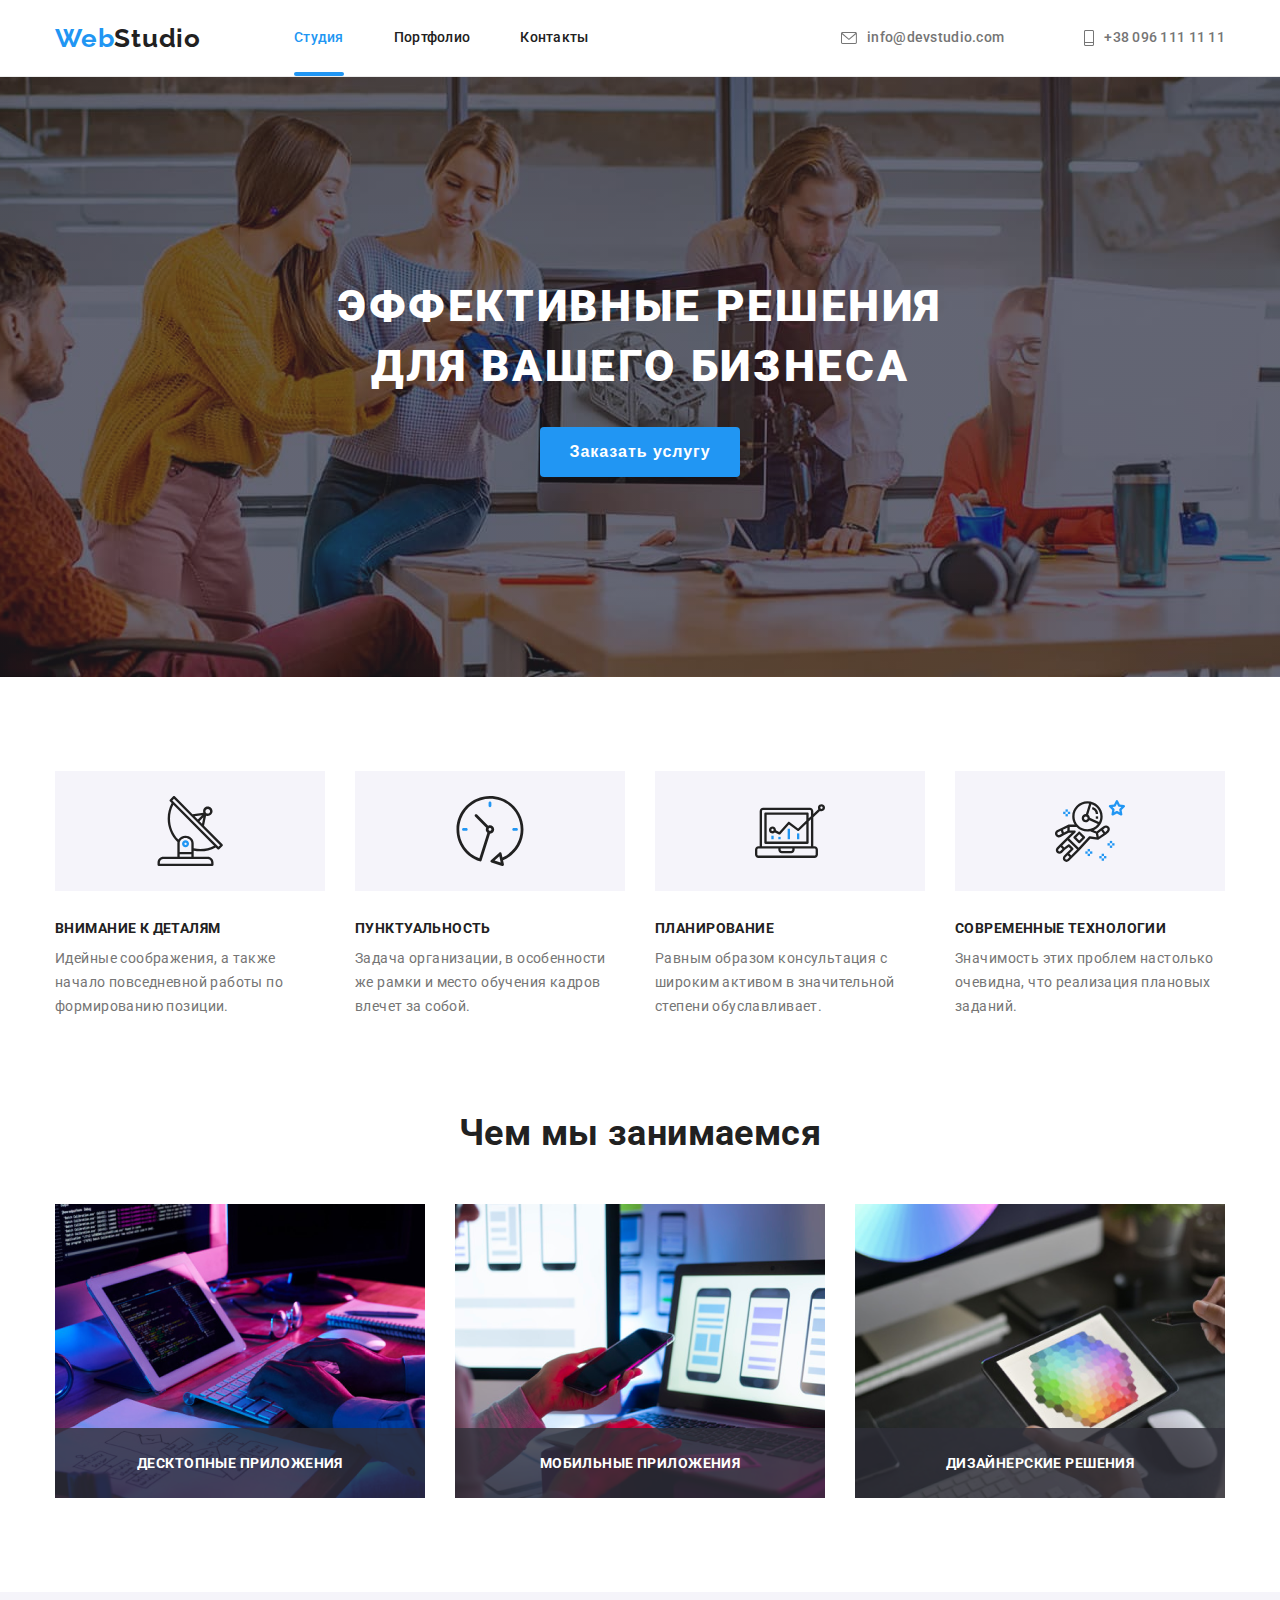
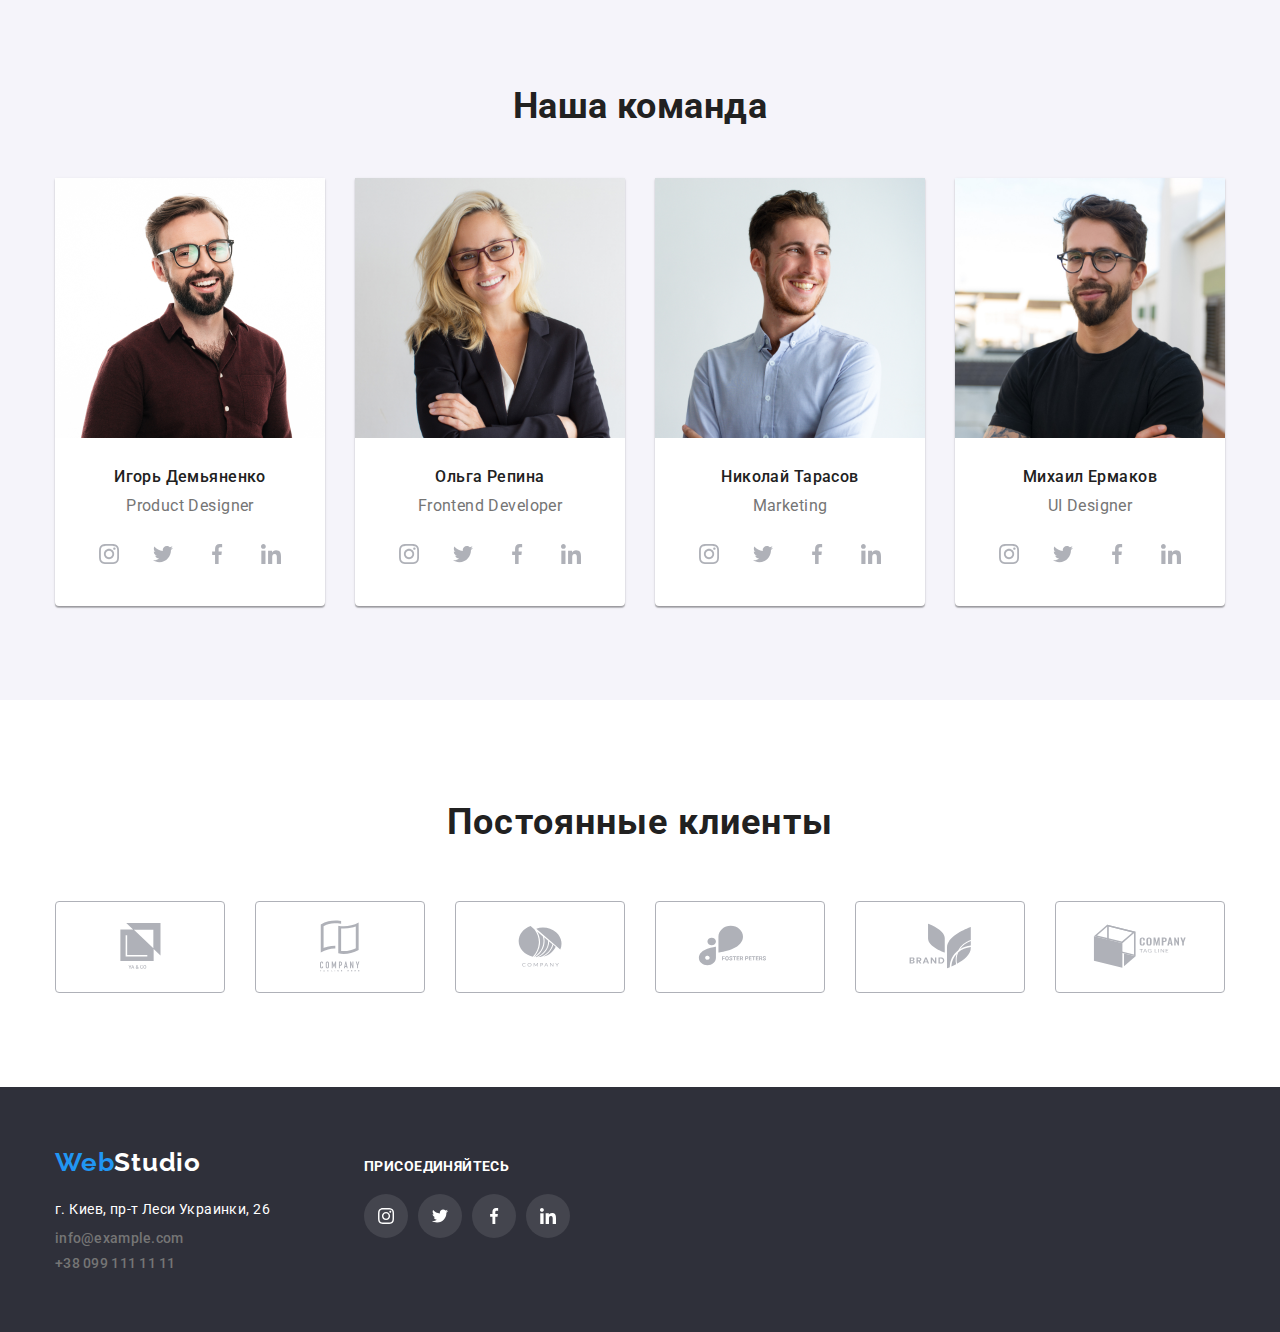
<file: index.html>
<!DOCTYPE html>
<html lang="ru">

<head>
    <meta charset="UTF-8">
    <meta http-equiv="X-UA-Compatible" content="IE=edge">
    <meta name="viewport" content="width=device-width, initial-scale=1.0">
    <link
        href="https://fonts.googleapis.com/css2?family=Montserrat&family=Poppins:wght@400;700;900&family=Raleway:wght@400;500;700;900&family=Roboto:wght@400;500;700;900&display=swap"
        rel="stylesheet">
    <link rel="stylesheet" href="https://cdnjs.cloudflare.com/ajax/libs/modern-normalize/1.1.0/modern-normalize.min.css"
        integrity="sha512-wpPYUAdjBVSE4KJnH1VR1HeZfpl1ub8YT/NKx4PuQ5NmX2tKuGu6U/JRp5y+Y8XG2tV+wKQpNHVUX03MfMFn9Q=="
        crossorigin="anonymous" referrerpolicy="no-referrer" />
    <link rel="stylesheet" href="./css/style.css">
    <title>Studia</title>
</head>

<body>

    <header class="header-container">
        <div class="container main-nav">
            <nav class="logo main-nav">
                <a class="link-logo" href="#"><span class="logo-accent">Web</span>Studio</a>

                <ul class="site-nav">
                    <li class="logo-item">
                        <a class="link-nav current-tab" href="index.html"><span class="current">Студия</span></a>
                    </li>
                    <li class="logo-item">
                        <a class="link-nav nav-item" href="portfolio.html">Портфолио</a>
                    </li>
                    <li class="logo-item site-item">
                        <a class="link-nav nav-item" href="#">Контакты</a>
                    </li>
                </ul>
            </nav>

            <ul class="auth-nav">
                <li class="logo-item auth-item">
                    <a class="header-address">
                        <svg class="icon-email" width="16" height="12">
                            <use href="images/svg-sprite.svg#icon-mail"></use>
                        </svg>
                        info@devstudio.com
                    </a>
                </li>
                <li class="logo-item auth-item">
                    <a class="header-address" href="tel:+380961111111">
                        <svg class="icon-tel" width="10" height="16">
                            <use href="images/svg-sprite.svg#icon-tel"></use>
                        </svg>
                        +38 096 111 11 11
                    </a>
                </li>
            </ul>
        </div>
    </header>

    <main class="main-container">
        <section class="section-container">
            <h1 class="section-title">Эффективные решения для вашего бизнеса</h1>
            <button data-modal-open class="section-btn" type="button"><span class="btn-text">Заказать
                    услугу</span></button>

        </section>

        <section class="section">
            <div class="container">
                <h2 class="visually-hidden">Блок 2</h2>

                <ul class="description">
                    <li class="description-list icon-group">
                        <div class="descritpion-block">
                            <svg class="description-icon" width="70" height="70">
                                <use href="images/svg-sprite.svg#icon-Group1"></use>
                            </svg>
                        </div>
                        <h3 class="description-title">Внимание к деталям</h3>
                        <p class="description-text">Идейные соображения, а также начало повседневной работы по
                            формированию
                            позиции.</p>
                    </li>

                    <li class="description-list icon-oclock">
                        <div class="descritpion-block">
                            <svg class="description-icon" width="70" height="70">
                                <use href="images/svg-sprite.svg#icon-clock2"></use>
                            </svg>
                        </div>
                        <h3 class="description-title">Пунктуальность</h3>
                        <p class="description-text">Задача организации, в особенности же рамки и место обучения кадров
                            влечет за собой.</p>
                    </li>

                    <li class="description-list icon-diagram">
                        <div class="descritpion-block">
                            <svg class="description-icon" width="70" height="70">
                                <use href="images/svg-sprite.svg#icon-diagram3"></use>
                            </svg>
                        </div>
                        <h3 class="description-title">Планирование</h3>
                        <p class="description-text">Равным образом консультация с широким активом в значительной степени
                            обуславливает.</p>
                    </li>

                    <li class="description-list icon-astranavt">
                        <div class="descritpion-block">
                            <svg class="description-icon" width="70" height="70">
                                <use href="images/svg-sprite.svg#icon-astronaut4"></use>
                            </svg>
                        </div>
                        <h3 class="description-title">Современные технологии</h3>
                        <p class="description-text">Значимость этих проблем настолько очевидна, что реализация плановых
                            заданий.</p>
                    </li>
                </ul>
            </div>
        </section>

        <section class="section section-doing">
            <div class="container">
                <h2 class="section-heading header">Чем мы занимаемся</h2>
                <ul class="list-container">
                    <li class="img-list">
                        <img src="images/img(1).jpg" alt="img1" width="370">
                        <p class="doing-text">Десктопные приложения</p>
                    </li>

                    <li class="img-list">
                        <img src="images/img(2).jpg" alt="img2" width="370">
                        <p class="doing-text">Мобильные приложения</p>
                    </li>

                    <li class="img-list">
                        <img src="images/img(3).jpg" alt="img3" width="370">
                        <p class="doing-text">Дизайнерские решения</p>
                    </li>
                </ul>
            </div>
        </section>

        <section class="our-team section">

            <div class="container">
                <h2 class="team-heading">Наша команда</h2>
                <ul class="team-container">
                    <li class="team-list">
                        <img class="team-img" src="images/img(5).jpg" alt="photo5" width="270">
                        <h3 class="team-header">Игорь Демьяненко</h3>
                        <p class="team-text">Product Designer</p>

                        <ul class="actions-icon">
                            <li class="icon-item">
                                <a class="icon-link">
                                    <svg class="icon-svg">
                                        <use href="images/svg-sprite.svg#icon-instagram"></use>
                                    </svg>
                                </a>
                            </li>

                            <li class="icon-item">
                                <a class="icon-link">
                                    <svg class="icon-svg">
                                        <use href="images/svg-sprite.svg#icon-twitter"></use>
                                    </svg>
                                </a>
                            </li>

                            <li class="icon-item">
                                <a class="icon-link">
                                    <svg class="icon-svg">
                                        <use href="images/svg-sprite.svg#icon-facebook"></use>
                                    </svg>
                                </a>
                            </li>

                            <li class="icon-item">
                                <a class="icon-link">
                                    <svg class="icon-svg">
                                        <use href="images/svg-sprite.svg#icon-linkedin"></use>
                                    </svg>
                                </a>
                            </li>
                        </ul>
                    </li>


                    <li class="team-list">
                        <img class="team-img" src="images/img(6).jpg" alt="photo6" width="270">
                        <h3 class="team-header">Ольга Репина</h3>
                        <p class="team-text">Frontend Developer</p>

                        <ul class="actions-icon">
                            <li class="icon-item">
                                <a class="icon-link">
                                    <svg class="icon-svg">
                                        <use href="images/svg-sprite.svg#icon-instagram"></use>
                                    </svg>
                                </a>
                            </li>

                            <li class="icon-item">
                                <a class="icon-link">
                                    <svg class="icon-svg">
                                        <use href="images/svg-sprite.svg#icon-twitter"></use>
                                    </svg>
                                </a>
                            </li>

                            <li class="icon-item">
                                <a class="icon-link">
                                    <svg class="icon-svg">
                                        <use href="images/svg-sprite.svg#icon-facebook"></use>
                                    </svg>
                                </a>
                            </li>

                            <li class="icon-item">
                                <a class="icon-link">
                                    <svg class="icon-svg">
                                        <use href="images/svg-sprite.svg#icon-linkedin"></use>
                                    </svg>
                                </a>
                            </li>
                        </ul>
                    </li>


                    <li class="team-list">
                        <img class="team-img" src="images/img(7).jpg" alt="photo7" width="270">
                        <h3 class="team-header">Николай Тарасов</h3>
                        <p class="team-text">Marketing</p>
                        <ul class="actions-icon">
                            <li class="icon-item">
                                <a class="icon-link">
                                    <svg class="icon-svg">
                                        <use href="images/svg-sprite.svg#icon-instagram"></use>
                                    </svg>
                                </a>
                            </li>

                            <li class="icon-item">
                                <a class="icon-link">
                                    <svg class="icon-svg">
                                        <use href="images/svg-sprite.svg#icon-twitter"></use>
                                    </svg>
                                </a>
                            </li>

                            <li class="icon-item">
                                <a class="icon-link">
                                    <svg class="icon-svg">
                                        <use href="images/svg-sprite.svg#icon-facebook"></use>
                                    </svg>
                                </a>
                            </li>

                            <li class="icon-item">
                                <a class="icon-link">
                                    <svg class="icon-svg">
                                        <use href="images/svg-sprite.svg#icon-linkedin"></use>
                                    </svg>
                                </a>
                            </li>
                        </ul>

                    </li>

                    <li class="team-list">
                        <img class="team-img" src="images/img(8).jpg" alt="photo8" width="270">
                        <h3 class="team-header">Михаил Ермаков</h3>
                        <p class="team-text">UI Designer</p>
                        <ul class="actions-icon">
                            <li class="icon-item">
                                <a class="icon-link">
                                    <svg class="icon-svg">
                                        <use href="images/svg-sprite.svg#icon-instagram"></use>
                                    </svg>
                                </a>
                            </li>

                            <li class="icon-item">
                                <a class="icon-link">
                                    <svg class="icon-svg">
                                        <use href="images/svg-sprite.svg#icon-twitter"></use>
                                    </svg>
                                </a>
                            </li>

                            <li class="icon-item">
                                <a class="icon-link">
                                    <svg class="icon-svg">
                                        <use href="images/svg-sprite.svg#icon-facebook"></use>
                                    </svg>
                                </a>
                            </li>

                            <li class="icon-item">
                                <a class="icon-link">
                                    <svg class="icon-svg">
                                        <use href="images/svg-sprite.svg#icon-linkedin"></use>
                                    </svg>
                                </a>
                            </li>
                        </ul>
                    </li>
                </ul>
            </div>
        </section>

        <section class="section">
            <div class="container">
                <h2 class="clients-header">Постоянные клиенты</h2>

                <ul class="clients-list">
                    <li class="clients-item">
                        <a class="clients-link">
                            <svg class="clients-svg" width="41" height="46">
                                <use href="images/svg-sprite.svg#icon-group1"></use>
                            </svg>
                        </a>
                    </li>

                    <li class="clients-item">
                        <a class="clients-link">
                            <svg class="clients-svg" width="40" height="52">
                                <use href="images/svg-sprite.svg#icon-group2"></use>
                            </svg>
                        </a>
                    </li>

                    <li class="clients-item">
                        <a class="clients-link">
                            <svg class="clients-svg" width="44" height="42">
                                <use href="images/svg-sprite.svg#icon-group3"></use>
                            </svg>
                        </a>
                    </li>

                    <li class="clients-item">
                        <a class="clients-link">
                            <svg class="clients-svg" width="85" height="41">
                                <use href="images/svg-sprite.svg#icon-group4"></use>
                            </svg>
                        </a>
                    </li>

                    <li class="clients-item">
                        <a class="clients-link">
                            <svg class="clients-svg" width="63" height="46">
                                <use href="images/svg-sprite.svg#icon-group5"></use>
                            </svg>
                        </a>
                    </li>

                    <li class="clients-item">
                        <a class="clients-link">
                            <svg class="clients-svg" width="94" height="44">
                                <use href="images/svg-sprite.svg#icon-group6"></use>
                            </svg>
                        </a>
                    </li>

                </ul>
            </div>

        </section>


    </main>

    <footer class="footer">

        <div class="container foo-container">

            <div class="footer-box">
                <a class="link-logo link-accent" href="#"><span class="logo-accent">Web</span><span
                        class="footer-logo">Studio</span></a>

                <address class="footer-address">
                    <ul>
                        <li class="footer-list"><a class="footer-link" href="#">г. Киев, пр-т Леси Украинки, 26</a></li>
                        <li class="logo-item"><a class="logo-address address-link"
                                href="mailto:info@example.com">info@example.com</a>
                        </li>
                        <li class="logo-item footer-tel"><a class="logo-address" href="tel:+380991111111">+38 099 111 11
                                11</a></li>
                    </ul>
                </address>
            </div>

            <div class="footer-content">
                <p class="footer-paragraph">Присоединяйтесь</p>

                <ul class="footer-actions">
                    <li class="footer-icon">
                        <a class="links-icon">
                            <svg class="footer-svg">
                                <use href="images/svg-sprite.svg#icon-instagram"></use>
                            </svg>
                        </a>
                    </li>

                    <li class="footer-icon">
                        <a class="links-icon">
                            <svg class="footer-svg">
                                <use href="images/svg-sprite.svg#icon-twitter"></use>
                            </svg>
                        </a>
                    </li>

                    <li class="footer-icon">
                        <a class="links-icon">
                            <svg class="footer-svg">
                                <use href="images/svg-sprite.svg#icon-facebook"></use>
                            </svg>
                        </a>
                    </li>

                    <li class="footer-icon">
                        <a class="links-icon">
                            <svg class="footer-svg">
                                <use href="images/svg-sprite.svg#icon-linkedin"></use>
                            </svg>
                        </a>
                    </li>
                </ul>

            </div>

        </div>
    </footer>
    <div data-modal class="backdrop is-hidden">
        <div class="modal">
            <button data-modal-close class="modal-close">
                <svg class="svg-close" width="18" height="18">
                    <use href="images/svg-sprite.svg#icon-close"></use>
                </svg>
            </button>

        </div>
    </div>
    <script src="./js/modal.js"></script>
</body>

</html>
</file>
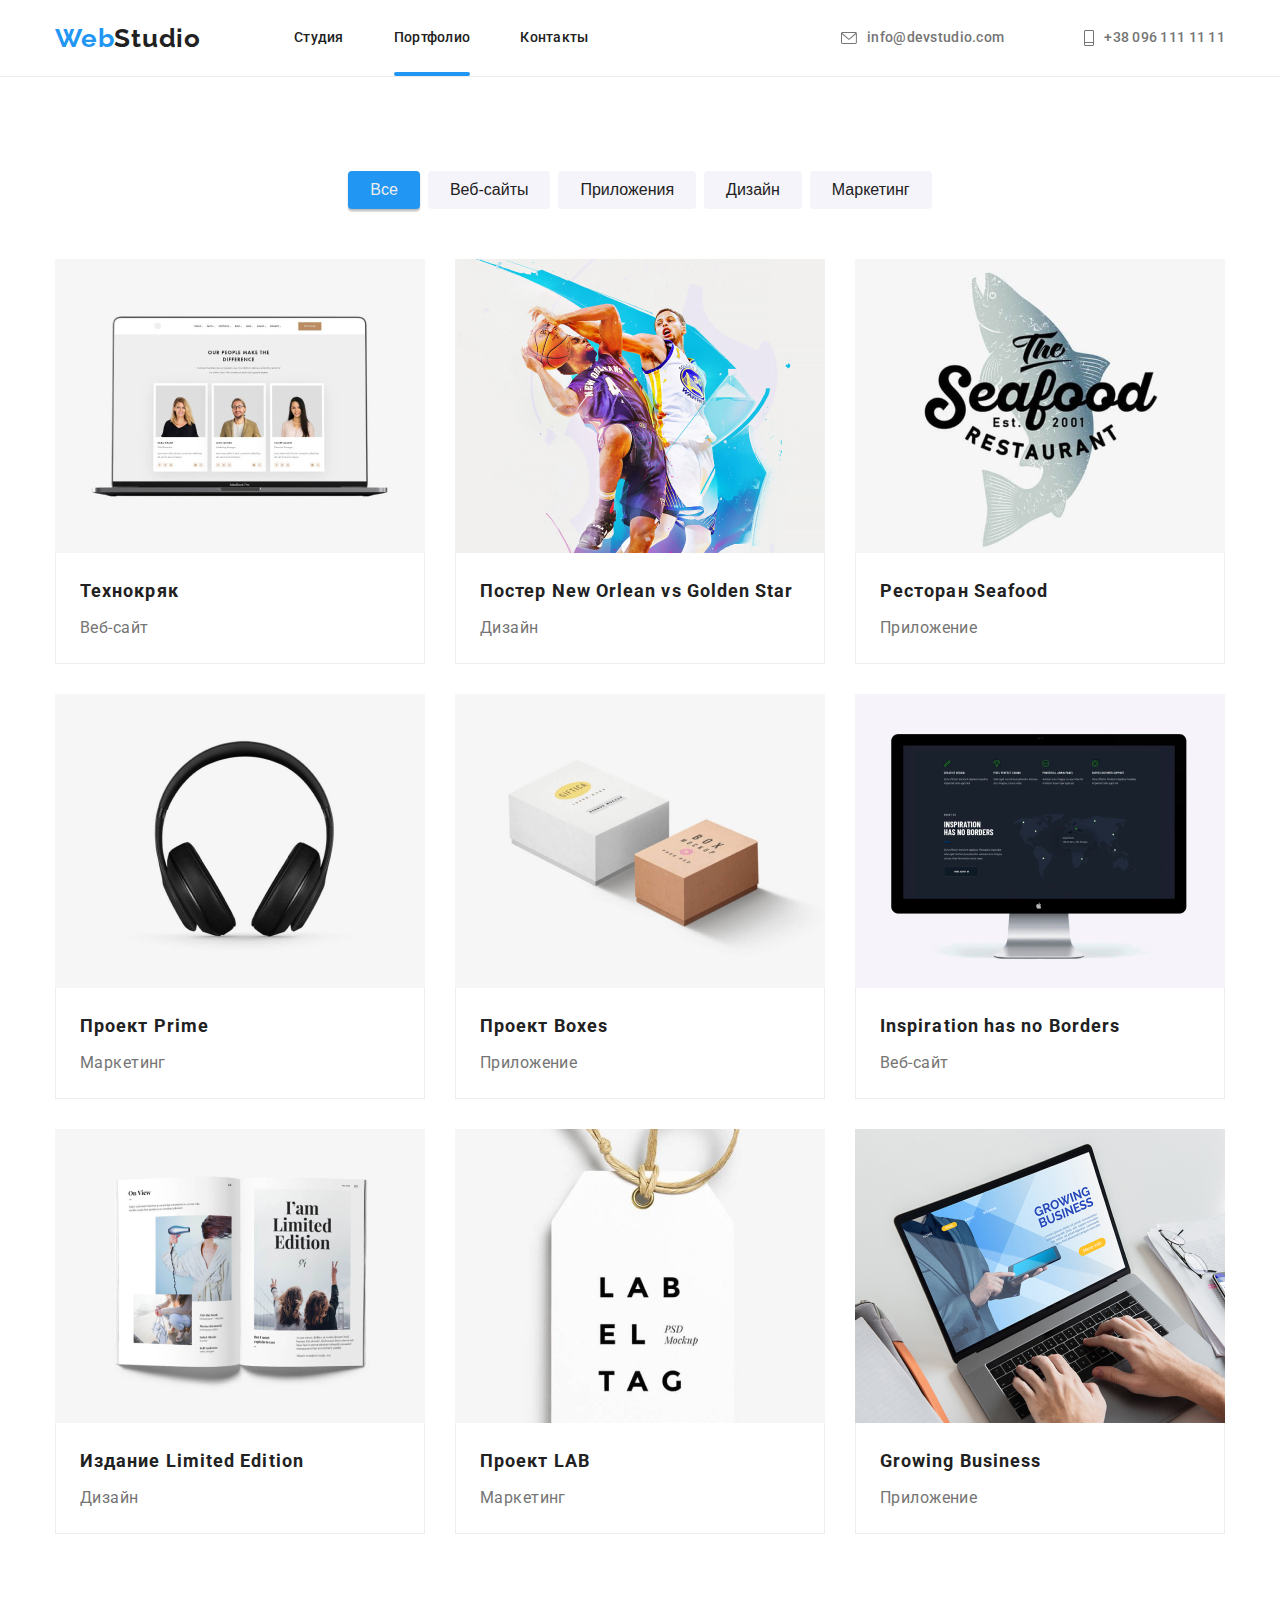
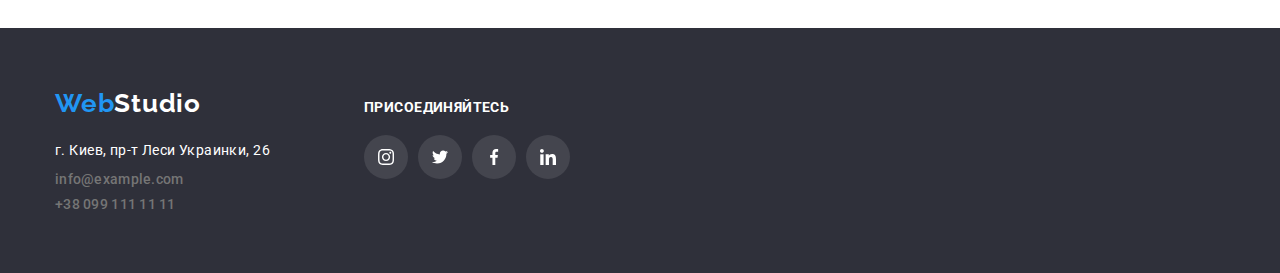
<file: portfolio.html>
<!DOCTYPE html>
<html lang="ru">

<head>
    <meta charset="UTF-8">
    <meta http-equiv="X-UA-Compatible" content="IE=edge">
    <meta name="viewport" content="width=device-width, initial-scale=1.0">
    <link
        href="https://fonts.googleapis.com/css2?family=Montserrat&family=Poppins:wght@400;700;900&family=Raleway:wght@400;500;700;900&family=Roboto:wght@400;500;700;900&display=swap"
        rel="stylesheet">
    <link rel="stylesheet" href="https://cdnjs.cloudflare.com/ajax/libs/modern-normalize/1.1.0/modern-normalize.min.css"
        integrity="sha512-wpPYUAdjBVSE4KJnH1VR1HeZfpl1ub8YT/NKx4PuQ5NmX2tKuGu6U/JRp5y+Y8XG2tV+wKQpNHVUX03MfMFn9Q=="
        crossorigin="anonymous" referrerpolicy="no-referrer" />
    <link rel="stylesheet" href="./css/style.css">
    <title>Portfolio</title>
</head>

<body>
    <header class="header-container">
        <div class="container main-nav">
            <nav class="logo main-nav">
                <a class="link-logo" href="#"><span class="logo-accent">Web</span>Studio</a>
                <ul class="site-nav">
                    <li class="logo-item">
                        <a class="link-nav nav-item" href="index.html">Студия</a>
                    </li>
                    <li class="logo-item">
                        <a class="link-nav current current-tab" href="portfolio.html"><span
                                class="nav-item">Портфолио</span></a>
                    </li>
                    <li class="logo-item site-item">
                        <a class="link-nav nav-item" href="#">Контакты</a>
                    </li>
                </ul>
            </nav>

            <ul class="auth-nav">
                <li class="logo-item auth-item">
                    <a class="header-address" href="mailto:info@devstudio.com">
                        <svg class="icon-email" width="16" height="12">
                            <use href="images/svg-sprite.svg#icon-mail"></use>
                        </svg>
                        info@devstudio.com</a>
                </li>
                <li class="logo-item auth-item">
                    <a class="header-address" href="tel:+380961111111">
                        <svg class="icon-tel" width="10" height="16">
                            <use href="images/svg-sprite.svg#icon-tel"></use>
                        </svg>
                        +38 096 111 11 11</a>
                </li>
            </ul>
        </div>
    </header>

    <main>
        <section class="section">
            <div class="container">
                <h1 class="visually-hidden">Меню навигации</h1>
                <ul class="site-nav nav">
                    <li class="nav-list"><button class="btn-wrapper wrapper wrapper-text" type="button">Все</button>
                    </li>
                    <li class="nav-list"><button class="btn-wrapper" type="button">Веб-сайты</button></li>
                    <li class="nav-list"><button class="btn-wrapper" type="button">Приложения</button></li>
                    <li class="nav-list"><button class="btn-wrapper" type="button">Дизайн</button></li>
                    <li class="nav-list"><button class="btn-wrapper" type="button">Маркетинг</button></li>
                </ul>
            </div>

            <div class="container">
                <ul class="portfolio-container">
                    <li class="portfolio-list">
                        <a class="portfolio-link" href="#">
                            <div class="container-overlay">
                                <div class="overlay">
                                    <p class="overlay-text">Ресурс предлагает комплексные предложения с разным уровнем
                                        функционала и сервисов.
                                        Все это позволит посетителю получить исчерпывающие сведения o компании или
                                        частном
                                        лице</p>
                                </div>
                                <img class="portfolio-img" src="images/img(9).jpg" alt="photo9" width="370">
                            </div>
                            <div class="portfolio-content">
                                <h2 class="portfolio-title">Технокряк</h2>
                                <p class="portfolio-text">Веб-сайт</p>
                            </div>
                        </a>
                    </li>

                    <li class="portfolio-list">
                        <a class="portfolio-link" href="#">
                            <div class="container-overlay">
                                <div class="overlay">
                                    <p class="overlay-text">Ресурс предлагает комплексные предложения с разным уровнем
                                        функционала и сервисов.
                                        Все это позволит посетителю получить исчерпывающие сведения о компании или
                                        частном
                                        лице.</p>
                                </div>
                                <img class="portfolio-img" src="images/img(10).jpg" alt="photo10" width="370">
                            </div>
                            <div class="portfolio-content">
                                <h2 class="portfolio-title">Постер New Orlean vs Golden Star</h2>
                                <p class="portfolio-text">Дизайн</p>
                            </div>
                        </a>
                    </li>

                    <li class="portfolio-list">
                        <a class="portfolio-link" href="#">
                            <div class="container-overlay">
                                <div class="overlay">
                                    <p class="overlay-text">Ресурс предлагает комплексные предложения с разным уровнем
                                        функционала и сервисов.
                                        Все это позволит посетителю получить исчерпывающие сведения о компании или
                                        частном
                                        лице.</p>
                                </div>
                                <img class="portfolio-img" src="images/img(11).jpg" alt="photo11" width="370">
                            </div>
                            <div class="portfolio-content">
                                <h2 class="portfolio-title">Ресторан Seafood</h2>
                                <p class="portfolio-text">Приложение</p>
                            </div>
                        </a>
                    </li>

                    <li class="portfolio-list">
                        <a class="portfolio-link" href="#">
                            <div class="container-overlay">
                                <div class="overlay">
                                    <p class="overlay-text">
                                        Ресурс предлагает комплексные предложения с разным уровнем функционала и
                                        сервисов.
                                        Все это позволит посетителю получить исчерпывающие сведения о компании или
                                        частном
                                        лице.</p>
                                </div>
                                <img class="portfolio-img" src="images/img(12).jpg" alt="photo12" width="370">
                            </div>

                            <div class="portfolio-content">
                                <h2 class="portfolio-title">Проект Prime</h2>
                                <p class="portfolio-text">Маркетинг</p>
                            </div>
                        </a>
                    </li>

                    <li class="portfolio-list">
                        <a class="portfolio-link" href="#">
                            <div class="container-overlay">
                                <div class="overlay">
                                    <p class="overlay-text">Ресурс предлагает комплексные предложения с разным уровнем
                                        функционала и сервисов.
                                        Все это позволит посетителю получить исчерпывающие сведения о компании или
                                        частном
                                        лице.</p>
                                </div>
                                <img class="portfolio-img" src="images/img(13).jpg" alt="photo13" width="370">
                            </div>

                            <div class="portfolio-content">
                                <h2 class="portfolio-title">Проект Boxes</h2>
                                <p class="portfolio-text">Приложение</p>
                            </div>
                        </a>
                    </li>

                    <li class="portfolio-list">
                        <a class="portfolio-link" href="#">
                            <div class="container-overlay">
                                <div class="overlay">
                                    <p class="overlay-text">Ресурс предлагает комплексные предложения с разным уровнем
                                        функционала и сервисов.
                                        Все это позволит посетителю получить исчерпывающие сведения о компании или
                                        частном
                                        лице.</p>
                                </div>
                                <img class="portfolio-img" src="images/img(14).jpg" alt="photo14" width="370">
                            </div>
                            <div class="portfolio-content">
                                <h2 class="portfolio-title">Inspiration has no Borders</h2>
                                <p class="portfolio-text">Веб-сайт</p>
                            </div>

                        </a>
                    </li>

                    <li class="portfolio-list">
                        <a class="portfolio-link" href="#">
                            <div class="container-overlay">
                                <div class="overlay">
                                    <p class="overlay-text">Ресурс предлагает комплексные предложения с разным уровнем
                                        функционала и сервисов.
                                        Все это позволит посетителю получить исчерпывающие сведения о компании или
                                        частном
                                        лице.</p>
                                </div>
                                <img class="portfolio-img" src="images/img(15).jpg" alt="photo15" width="370">
                            </div>
                            <div class="portfolio-content">
                                <h2 class="portfolio-title">Издание Limited Edition</h2>
                                <p class="portfolio-text">Дизайн</p>
                            </div>
                        </a>
                    </li>

                    <li class="portfolio-list">
                        <a class="portfolio-link" href="#">
                            <div class="container-overlay">
                                <div class="overlay">
                                    <p class="overlay-text">Ресурс предлагает комплексные предложения с разным уровнем
                                        функционала и сервисов.
                                        Все это позволит посетителю получить исчерпывающие сведения о компании или
                                        частном
                                        лице.</p>
                                </div>
                                <img class="portfolio-img" src="images/img(16).jpg" alt="photo16" width="370">
                            </div>
                            <div class="portfolio-content">
                                <h2 class="portfolio-title">Проект LAB</h2>
                                <p class="portfolio-text">Маркетинг</p>
                            </div>

                        </a>
                    </li>

                    <li class="portfolio-list">
                        <a class="portfolio-link" href="#">
                            <div class="container-overlay">
                                <div class="overlay">
                                    <p class="overlay-text">Ресурс предлагает комплексные предложения с разным уровнем
                                        функционала и сервисов.
                                        Все это позволит посетителю получить исчерпывающие сведения о компании или
                                        частном
                                        лице.</p>
                                </div>
                                <img class="portfolio-img" src="images/img(17).jpg" alt="photo17" width="370">
                            </div>
                            <div class="portfolio-content">
                                <h2 class="portfolio-title">Growing Business</h2>
                                <p class="portfolio-text">Приложение</p>
                            </div>
                        </a>
                    </li>
                </ul>
            </div>
        </section>

    </main>
    <footer class="footer">

        <div class="container foo-container">
            <div class="footer-box">
                <a class="link-logo link-accent" href="#"><span class="logo-accent">Web</span><span
                        class="footer-logo">Studio</span></a>

                <address class="footer-address">
                    <ul>
                        <li class="footer-list"><a class="footer-link" href="#">г. Киев, пр-т Леси Украинки, 26</a></li>
                        <li class="logo-item"><a class="logo-address address-link"
                                href="mailto:info@example.com">info@example.com</a>
                        </li>
                        <li class="logo-item footer-tel"><a class="logo-address" href="tel:+380991111111">+38 099 111 11
                                11</a></li>
                    </ul>
                </address>
            </div>

            <div class="footer-content">
                <p class="footer-paragraph">Присоединяйтесь</p>

                <ul class="footer-actions">
                    <li class="footer-icon">
                        <a class="links-icon">
                            <svg class="footer-svg">
                                <use href="images/svg-sprite.svg#icon-instagram"></use>
                            </svg>
                        </a>
                    </li>

                    <li class="footer-icon">
                        <a class="links-icon">
                            <svg class="footer-svg">
                                <use href="images/svg-sprite.svg#icon-twitter"></use>
                            </svg>
                        </a>
                    </li>

                    <li class="footer-icon">
                        <a class="links-icon">
                            <svg class="footer-svg">
                                <use href="images/svg-sprite.svg#icon-facebook"></use>
                            </svg>
                        </a>
                    </li>

                    <li class="footer-icon">
                        <a class="links-icon">
                            <svg class="footer-svg">
                                <use href="images/svg-sprite.svg#icon-linkedin"></use>
                            </svg>
                        </a>
                    </li>
                </ul>

            </div>


        </div>
    </footer>
</body>

</html>
</file>
<file: css/style.css>
:root {
    --main-bg-color: #2196F3;
    --font-s: 14px;
    --color-b: #212121;
    --line-height: 1.14;
    --letter-spacing: 0.03em;
    --color-white: #FFFFFF;
    --color-grey: #757575;
    --bg-color: #2F303A;
}

html {
    box-sizing: border-box;
}

*,
*::before,
*::after {
    box-sizing: inherit;
}

body {
    margin: 0;
    font-family: 'Roboto', sans-serif;
    background-color: var(--color-white);
    color: var(--color-b);
    font-size: var(--font-s);
    letter-spacing: var(--letter-spacing);
}

h1,
h2,
h3,
p {
    margin: 0; 
}

ul {
    list-style: none;
    padding: 0;
    margin: 0;
}

img {
    display: block;
    max-width: 100%;
    height: auto;
}

.container {
    width: 1200px;
    margin-left: auto;
    margin-right: auto;
    padding-right: 15px;
    padding-left: 15px;
}

.header-container {
    border-bottom: 1px solid #ECECEC;

}

.main-container {
    min-width: 1200px;
}

.main-nav {
    display: flex;
    align-items: center;
}

  /* style header */

.link-logo {
    display: inline-block;

    font-family: 'Raleway';
    font-weight: 700;                         
    font-size: 26px;
    line-height: 1.19;
    color: var(--color-b);
    letter-spacing: var(--letter-spacing);
    text-decoration: none;
    margin-right: 93px;
      
}

.logo-accent {
    color: var(--main-bg-color);
}

.nav-item:hover {
    color: var(--main-bg-color);   
}

.current {
    color: var(--main-bg-color);
}

.current-tab {
    position: relative;
}

.current-tab::after {
    position: absolute;
    bottom: 0;
    left: 0;
    content: "";
    width: 100%;
    height: 4px;
    background: #2196F3;
    border-radius: 2px;
}

.auth-nav {
    display: flex;
    margin-left: auto;  
}

.logo-item {
    font-weight: 400;
    line-height: var(--line-height);
    letter-spacing: 0.02em;
    color: var(--color-b);
    margin-right: 50px;
}

.site-item:nth-child(3n) {
    margin-right: 0;
} 


.auth-item {
    margin-left: 30px;
}

.auth-item:last-child {
    margin-right: 0;
}

.header-address:hover {
    color: var(--main-bg-color);
    cursor: pointer;
}
 
.icon-email, .icon-tel {
     fill: currentColor;
} 

.icon-email:hover {
    cursor: pointer;
    color: var(--main-bg-color);
}

.link-nav {
    display: block;
    padding-top: 30px;
    padding-bottom: 30px;
    font-style: normal;
    font-weight: 500;
    line-height: var(--line-height);
    letter-spacing: 0.02em;
    color: var(--color-b);
    text-decoration: none; 

    transition: color 250ms cubic-bezier(0.4, 0, 0.2, 1);
}

.link-nav:focus {
    color: var(--main-bg-color);
}

.logo-address, .header-address {
    font-style: normal;
    font-weight: 500;
    line-height: var(--line-height);
    letter-spacing: 0.02em;
    color: var(--color-grey);
    text-decoration: none;
}

.header-address {
    display: flex;
    align-items: center;
    gap: 10px;

    transition: color 250ms cubic-bezier(0.4, 0, 0.2, 1);
  
}

.address-link {
    display: inline-block;
    margin-bottom: 9px;
}

    /* section-title */

.section {
    padding-top: 94px;
    padding-bottom: 94px;
    margin: 0 auto;
} 

.section-container {
    max-width: 1600px;
    min-height: 480px;
    margin-left: auto;
    margin-right: auto;

    padding-top: 200px;
    padding-bottom: 200px;
    text-align: center;
    background-position: center;
    background-size: cover;
    background-repeat: no-repeat;
    background-color: var(--bg-color);
    background-image: linear-gradient(to right,  rgba(47, 48, 58, 0.4), 
        rgba(47, 48, 58, 0.4)), 
        url(../images/Imgheader.jpg);  
}

.section-title {
    max-width: 700px;
    margin-left: auto;
    margin-right: auto;

    text-align: center;
    font-weight: 900;
    font-size: 44px;
    line-height: 1.36;
    letter-spacing: 0.06em;
    text-transform: uppercase;
    color: var(--color-white);
}

.section-btn {
    background: var(--main-bg-color);
    box-shadow: 0px 4px 4px rgba(0, 0, 0, 0.15);
    border-radius: 4px;
    border: none;
    margin-top: 30px;
    cursor: pointer;
    width: 200px;
    height: 50px;
    left: 700px;
    top: 430px;

}

.btn-text {
    font-weight: 700;
    font-size: 16px;
    line-height: 1.875;
    text-align: center;
    letter-spacing: 0.06em;
    color: var(--color-white);
}

.btn-wrapper {
    font-weight: 500;
    font-size: 16px;
    line-height: 1.625;
    color: var(--color-b);
    cursor: pointer;
    background: #F5F4FA;
    border-radius: 4px;
    border: none;
    padding: 6px 22px;

    transition-property: background-color;
    transition-duration: 250ms;
    transition-timing-function: cubic-bezier(0.4, 0, 0.2, 1);
}

.wrapper {
    background-color: var(--main-bg-color);
    box-shadow: 0px 3px 1px rgba(0, 0, 0, 0.1), 0px 1px 2px rgba(0, 0, 0, 0.08), 0px 2px 2px rgba(0, 0, 0, 0.12);
    border-radius: 4px;
    color: #EEEEEE; 
}


.btn-wrapper:hover,
.btn-wrapper:focus {
    background-color: var(--main-bg-color);
    border-color: var(--main-bg-color);
    color: var(--color-white);
    box-shadow: 0px 3px 1px rgba(0, 0, 0, 0.1), 0px 1px 2px rgba(0, 0, 0, 0.08), 0px 2px 2px rgba(0, 0, 0, 0.12);
    
}

.site-nav {
    display: flex;
   justify-content: center;  
}

.nav {
    margin-bottom: 50px; 
}

.site-nav .nav-list:not(:last-child) {
    margin-right: 8px;
}

.nav-list {
    display: inline-block;
}

.visually-hidden {
    position: absolute;
    width: 1px;
    height: 1px;
    margin: -1px;
    padding: 0;
    overflow: hidden;
    border: 0;
    clip: rect(0 0 0);
}

.description {
    display: flex;
}

.description-list {
    width: 270px;
    margin-right: 30px; 
}

.description-list {
    display: inline-block;
    border-radius: 4px;
}


.descritpion-block {
    background: #F5F4FA;
    display: flex;
    justify-content: center;
    align-items: center;
    height: 120px;
}

.description-list:nth-child(4n) {
    margin-right: 0;
}

.description-title {
    margin-top: 30px;
    line-height: var(--line-height);
    text-transform: uppercase;
    color: var(--color-b);
    font-size: 14px;
}

.description-text {
    line-height: 1.714;
    color: var(--color-grey);

    margin-top: 10px;
}

.list-container {
    display: flex;
    margin-top: 50px;
}

.clients-header {
    font-weight: 700;
    text-align: center;
    margin-bottom: 50px;
    font-size: 36px;
    line-height: 1.6;
    letter-spacing: 0.03em;
    color: var(--color-b);  
}

.clients-list {
    display: flex;
    fill: #AFB1B8;
}

.clients-item {
    display: flex;
    justify-content: center;
    align-items: center;
    width: 170px;
    height: 92px;
    color: #AFB1B8;

    border: 1px solid #AFB1B8;
    border-radius: 4px;
    margin-right: 30px;

    transition: border-color 250ms cubic-bezier(0.4, 0, 0.2, 1),
    color 250ms cubic-bezier(0.4, 0, 0.2, 1); 
}

.clients-item:hover {
    color: var(--main-bg-color);
    border-color: var(--main-bg-color);
    cursor: pointer;
}

.clients-item:last-child {
    margin-right: 0;
}

.clients-svg {
    fill: currentColor;
      
}

/* section portfolio */

.portfolio-container {
    display: flex;
    flex-wrap: wrap;
}

.portfolio-list {
    background: var(--color-white);
    width: 370px;
   
    margin-right: 30px;
    margin-bottom: 30px;
}

.portfolio-list:nth-child(3n) {
    margin-right: 0;
}

.portfolio-list:nth-last-child(-n + 3) {
    margin-bottom: 0;
} 

.portfolio-link {
    display: block;
    text-decoration: none;
}

.portfolio-link:hover {
    box-shadow: 0px 1px 1px rgba(0, 0, 0, 0.12), 
    0px 4px 4px rgba(0, 0, 0, 0.06), 
    1px 4px 6px rgba(0, 0, 0, 0.16);

}

.container-overlay {
    position: relative;
    overflow: hidden;
}

.overlay {
    position: absolute;
    width: 370px;
    height: 294px;
    background: rgba(33, 150, 243, 0.9);

    opacity: 0;

    transform: translateY(100%);
    transition: transform 250ms cubic-bezier(0.4, 0, 0.2, 1),
                opacity 250ms cubic-bezier(0.4, 0, 0.2, 1);
}

.portfolio-list:hover .overlay {
    opacity: 1;
    transform: translateY(0);
}

.overlay-text {
    position: absolute;
    font-weight: 400;
    font-size: 18px;
    line-height: 28px;
    letter-spacing: 0.03em;
    color: var(--color-white);
    width: 370px;
    height: 168px;
    text-align: center;
    padding: 64px 24px;
}

.portfolio-content {
    border-left: 1px solid #EEEEEE;
    border-right: 1px solid #EEEEEE;
    border-bottom: 1px solid #EEEEEE;
    background: var(--color-white);
    padding: 20px 24px;
}

.portfolio-title {
    font-weight: 700;
    font-size: 18px;
    line-height: 2;
    letter-spacing: 0.06em;
    color: var(--color-b);
}

.portfolio-text {
    font-weight: 400;
    font-size: 16px;
    line-height: 1.875;

    margin-top: 4px;
    color: var(--color-grey);
}

/* section img */

.section-doing {
    padding-top: 0;
}

.section-heading {
    font-weight: 700;
    font-size: 36px;
    line-height: 1.16;
    text-align: center;
    color: var(--color-b);
}

.header {
    padding-top: 0;
}

.img-list {
    position: relative;
    margin-right: 30px;
}

.img-list:nth-child(3n) {
    margin-right: 0;
} 


.img-list::before {
    display: inline-block;
    position: absolute;
    content: "";
    left: 0;
    bottom: 0;
    width: 370px;
    height: 70px;
   
    background: rgba(47, 48, 58, 0.8);
}


.doing-text {
    position: absolute;
    left: 0;
    bottom: 0;

    display: flex;
    justify-content: center;
    align-items: center;
    width: 370px;
    height: 70px;
    
    font-weight: 700;
    font-size: 14px;
    line-height: 16px;
    text-align: center;
    letter-spacing: 0.03em;
    text-transform: uppercase;
    color: var(--color-white);
}


/* section our team */

 .team-container {
    display: flex;
    flex-wrap: wrap;
}

.our-team {
    background: #F5F4FA; 
}


.team-heading {
    font-weight: 700;
    font-size: 36px;
    margin-bottom: 50px;
    line-height: 1.16;
    text-align: center;
    color: var(--color-b);
}

.team-list {
    background: var(--color-white);
    box-shadow: 0px 1px 3px rgba(0, 0, 0, 0.12), 0px 1px 1px rgba(0, 0, 0, 0.14), 0px 2px 1px rgba(0, 0, 0, 0.2);
    border-radius: 0px 0px 4px 4px;  
    text-align: center;

    margin-right: 30px;
}

.team-list:nth-child(4n) {
    margin-right: 0;
}

.actions-icon {
    display: flex;
    justify-content: center;
    margin-bottom: 30px;
    
}

.icon-item {
    margin-right: 10px;
}

.icon-item:nth-child(4) {
    margin-right: 0;
}

.icon-link {
    display: flex;
    justify-content: center;
    align-items: center;
    width: 44px;
    height: 44px;
    padding: 0;
    border: none;
    background-color: #fff;
    border-radius: 50%;
    color: #AFB1B8;

     transition: background-color 250ms cubic-bezier(0.4, 0, 0.2, 1),
    color 250ms cubic-bezier(0.4, 0, 0.2, 1);
}

.icon-link:hover {
    background-color: var(--main-bg-color);
    color: var(--color-white);
    cursor: pointer;
}

.icon-svg {
    width: 20px;
    height: 20px;
    fill: currentColor;
}


.team-img {
    margin-bottom: 30px;
}

.team-header {
    font-weight: 500;
    font-size: 16px;
    line-height: 1.18;
    color: var(--color-b);
    margin-bottom: 10px;
}

.team-text {
    font-size: 16px;
    line-height: 1.18;
    color: var(--color-grey);
    margin-bottom: 16px;

}

/* footer */

.footer {
    background: var(--bg-color);
    padding-top: 60px;
    padding-bottom: 60px;
}

.foo-container {
    display: flex;
    align-items: baseline;
}

.link-accent {
    margin-bottom: 20px;
}

.footer-address {
    font-style: normal;
}

.footer-logo {
    color: var(--color-white);
}

.footer-list {
    margin-bottom: 9px; 
}


.footer-link {
    display: inline-block;

    font-weight: 400;
    line-height: 1.714;
    text-decoration: none;
    color: var(--color-white);
}

.footer-tel {
    margin-bottom: 0;
}

.footer-content {
    margin-left: 70px;
   
}

.footer-paragraph {
    font-weight: 700;
    font-size: 14px;
    line-height: 16px;
    margin-bottom: 20px;
    letter-spacing: 0.03em;
    text-transform: uppercase;
    color: var(--color-white);
}

.footer-actions {
    display: flex;
    justify-content: center;
    margin: 0;
}

.footer-icon {
    margin-right: 10px;
}

.footer-icon:nth-child(4) {
    margin-right: 0;
}

.links-icon {
    display: flex;
    justify-content: center;
    align-items: center;
    width: 44px;
    height: 44px;
    padding: 0;
    background-color: rgba(255, 255, 255, 0.1);
    border-radius: 50%;
    color: var(--color-white);

    transition: background-color 250ms cubic-bezier(0.4, 0, 0.2, 1),
    color 250ms cubic-bezier(0.4, 0, 0.2, 1); 

}

.links-icon:hover {
    background-color: var(--main-bg-color);
    cursor: pointer;
    color: var(--color-white);
}

.footer-svg {
    width: 20px;
    height: 16px;
    fill: currentColor;
}

.backdrop {
    position: fixed;
    top: 0;
    left: 0;
    width: 100%;
    height: 100%;
    background-color: rgba(0, 0, 0, 0.2);
    transition: opacity 1000ms, visibility 1000ms;  
}

.backdrop.is-hidden {
    opacity: 0;
    visibility: hidden;
    pointer-events: none;
}

.modal {
    position: absolute;
    top: 50%;
    left: 50%;
    transform: translate(-50%, -50%);

    width: 528px;
    height: 581px;
    background-color: #FFFFFF;
    box-shadow: 0px 1px 3px rgba(0, 0, 0, 0.12), 0px 1px 1px rgba(0, 0, 0, 0.14), 0px 2px 1px rgba(0, 0, 0, 0.2);
    border-radius: 4px; 
}

.modal-close {
    top: 8px;
    right: 8px;
    position: absolute;
    display: flex;
    justify-content: center;
    align-items: center;
    border-radius: 50%;
    border: 1px solid rgba(0, 0, 0, 0.1);
    width: 30px;
    height: 30px;
    background: #FFFFFF;
    cursor: pointer;
}

.svg-close {
    fill: currentColor;
}
</file>
